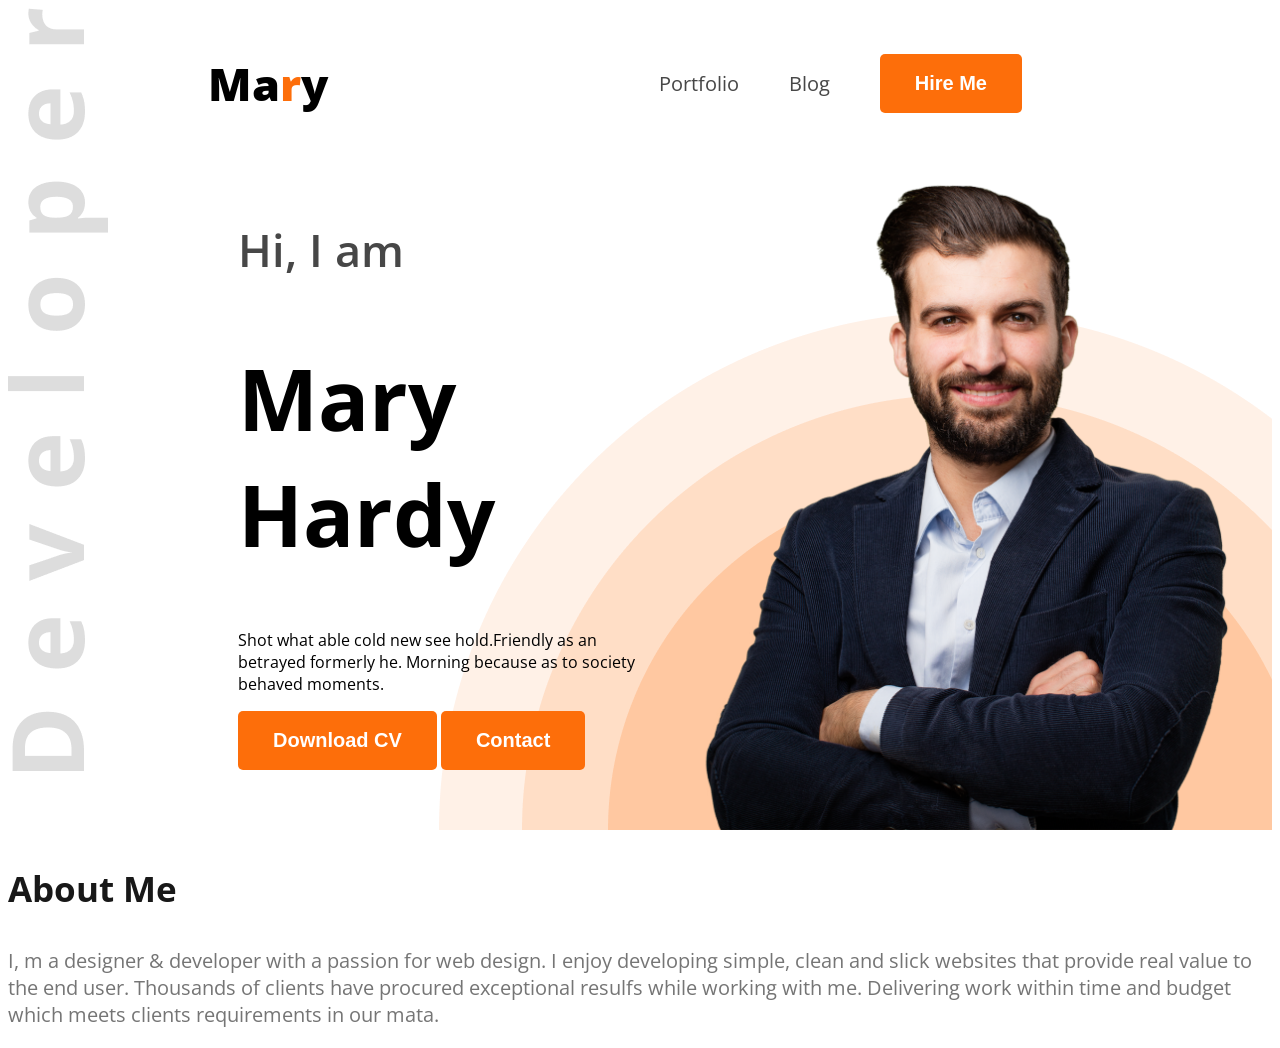
<file: web-dev-portfolio-1/index.html>
<!DOCTYPE html>
<html lang="en">
<head>
    <meta charset="UTF-8">
    <meta name="viewport" content="width=device-width, initial-scale=1.0">
    <title>Web Developer portfolio</title>
    <link rel="preconnect" href="https://fonts.googleapis.com">
<link rel="preconnect" href="https://fonts.gstatic.com" crossorigin>
<link href="https://fonts.googleapis.com/css2?family=Open+Sans:ital,wght@0,300..800;1,300..800&display=swap" rel="stylesheet">
    <link rel="stylesheet" href="style/portfolio.css">

</head>
<body class="open-san-normal">
    <header class="header">
        <nav>
            <h3 class="nav-title">Ma<span class="text-primary">r</span>y</h3>
            <ul>
                <li><a class="dark-2"href="">Portfolio</a></li>
                <li><a class="dark-2"href="">Blog</a></li>
                <li><a href=""><button class="btn-primary">Hire Me</button></a></li>
                
            </ul>
        </nav>
        <div class="banner">
            <div class="banner-content">
             <h4 class="banner-greetings dark-2">Hi, I am</h4>
             <h1 class="banner-title">Mary Hardy</h1>
             <p class="banner-description">Shot what able cold new see hold.Friendly as an betrayed formerly he. Morning because as to society behaved moments.               
             </p>
             <button class="btn-primary">Download CV</button>
             <button class="btn-primary">Contact</button>



            </div>
            <img class="banner-profile-pic" src="images/hardy.png" alt="Hardy">
        </div>
        <footer>

        </footer>
    </header>
    <main>
     <section class="about">
    <h3 class="section-title">About Me</h3>
    <p class="section-description">
        I, m a designer & developer with a passion for web design. I enjoy developing simple, clean and slick websites that provide real value to the end user. Thousands of clients have procured exceptional resulfs while working with me. Delivering work within time and budget which meets clients requirements in our mata.
    </p>

     </section>
    </main>
    </main>
</body>
</html>
</file>
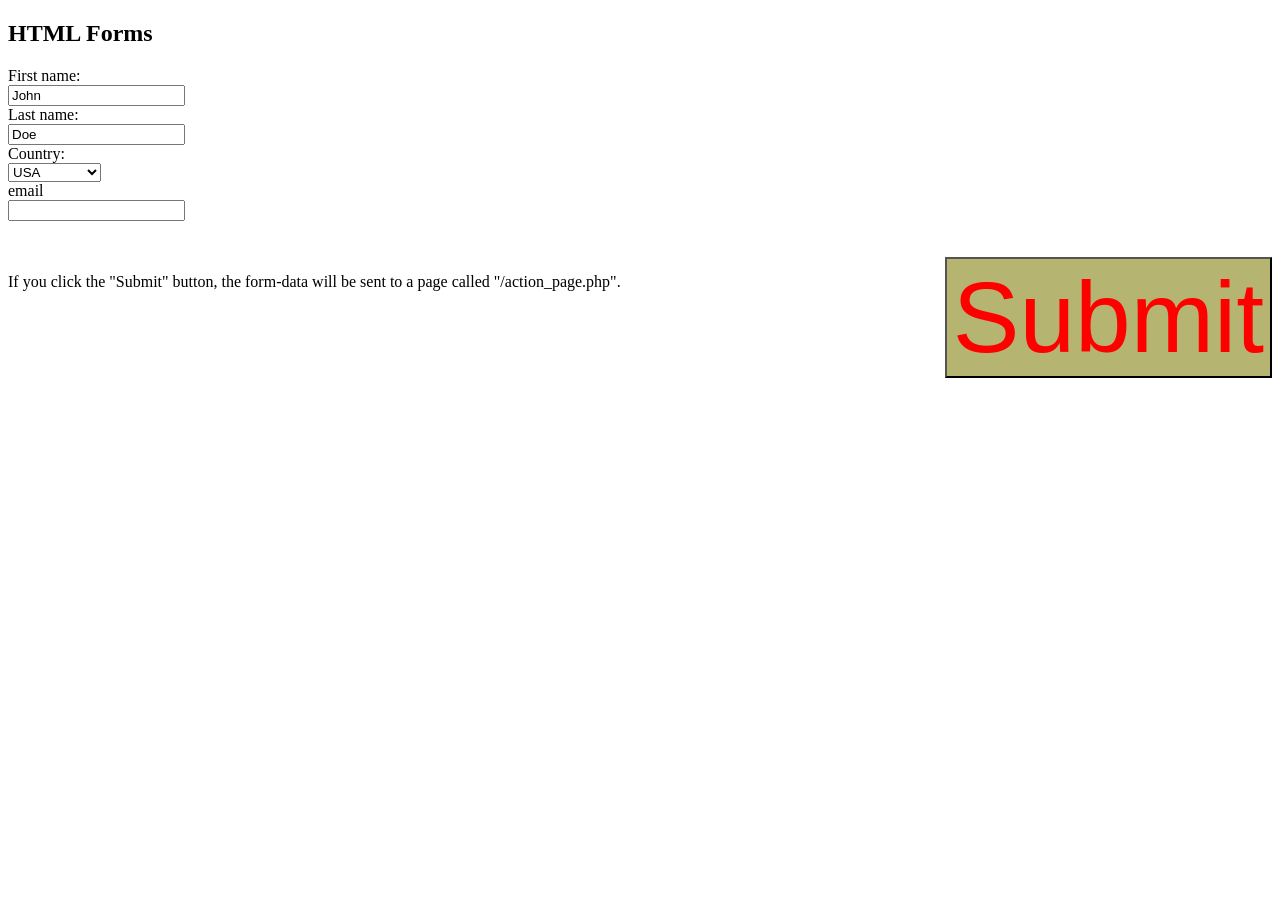
<file: first.html>
<!DOCTYPE html>
<html>
<body>
    <h2>HTML Forms</h2>
    <form action="/action_page.php">
        <label for="fname">First name:</label><br>
        <input type="text" id="fname" name="fname" value="John"><br>
        <label for="lname">Last name:</label><br>
        <input type="text" id="lname" name="lname" value="Doe"><br>
        <label for="country">Country:</label><br>
        <select id="country" name="country">
            <option value="usa">USA</option>
            <option value="canada">Canada</option>
            <option value="australia">Australia</option>
            <option value="India">India</option>
            <option value="bangladesh">Bangladesh</option>
            <option value="Uk">UK</>
        </select><br>
        <label for="email">email</label><br>
        <input type="email" id="email" name="email"></label><br><br><br>
        <input style="font-size: 100px; color:red; background-color: rgb(181, 181, 113); float: right;" type="submit" value="Submit">
    </form>
    <p>If you click the "Submit" button, the form-data will be sent to a page called "/action_page.php".</p>
</body>
</html>
</file>
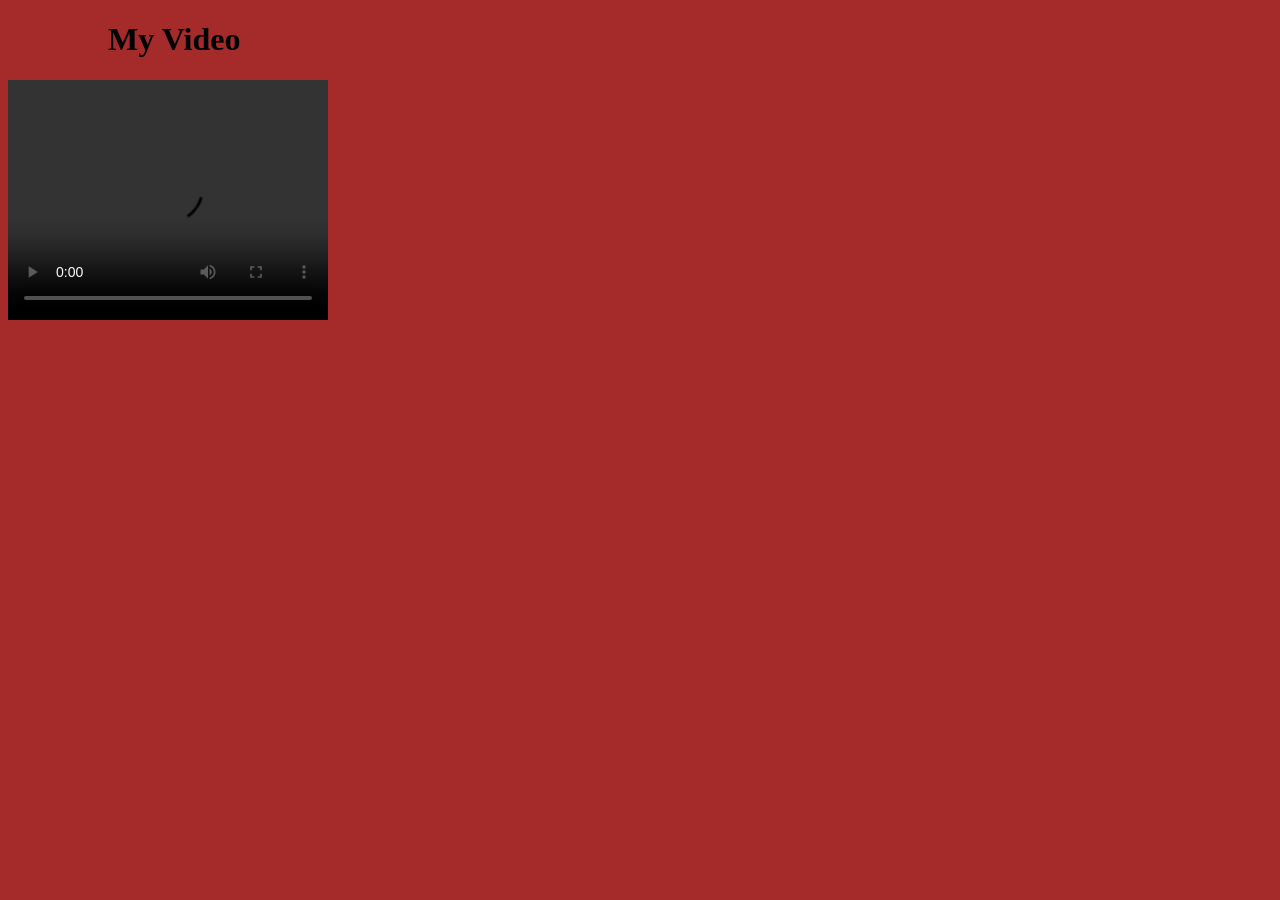
<file: vide.html>
<!DOCTYPE html>
<html>
<body style="background-color: brown;">
    <h1 style="margin-left: 100px;">My Video</h1>
<video width="320" height="240" controls>
  <source src="C:\Users\USER\Downloads\movie.mp4" type="video/mp4">
  Your browser does not support the video tag.
</video>
</body>
</html>
</file>
<file: web-dev-portfolio-1/style/portfolio.css>
.open-san-normal{
  font-family: "Open Sans", sans-serif;
  font-optical-sizing: auto;
  font-style: normal;
  font-variation-settings:
    "width" 100;
}
/* shared styles */
.text-primary {
    color: #FD6E0A;
}
.dark-2{
    color:#474747;
}
.btn-primary{
    background-color: #FD6E0A;
    font-weight:bold;
    font-size: 20px;
    color: white;
    padding: 18px 35px;
    border-radius: 5px;
    border: none;
}

.section-title{
    font-size: 35px;
    font-weight: bold;
    color: #181818;
}
.section-description{  
    font-size: 20px;
    color: #757575;
}

/* header */
.header{
    background-image: url(../images/developer.png), url(../images/header_bg.png);
    background-repeat: no-repeat;
    background-position: top left, bottom right;

}
/* nav Styles */
nav {
    display: flex;
    align-items: center;
    justify-content: space-between;
    margin: 0px 200px;
}
.nav-title {
    font-weight: 800;
    font-size: 45px;
}
nav ul {
    display: flex;
    align-items: center;
}
nav li a {
    text-decoration: none;
    font-size: 20px;
}
nav ul li {
    list-style: none;
    margin-right: 50px;
}
/* .banner styles */
.banner{
    display: flex;
    justify-content: space-between;
    margin: 0px 35px 0px 230px;
}
.banner-content{
    max-width: 580px;
}
.banner-greetings{
    font-size: 45px;
    font-weight: 600;
}
.banner-title{
    font-size: 85px;
    font-weight: bold;
}
.banner-profile-pic{
    width: 580px;
}
</file>
